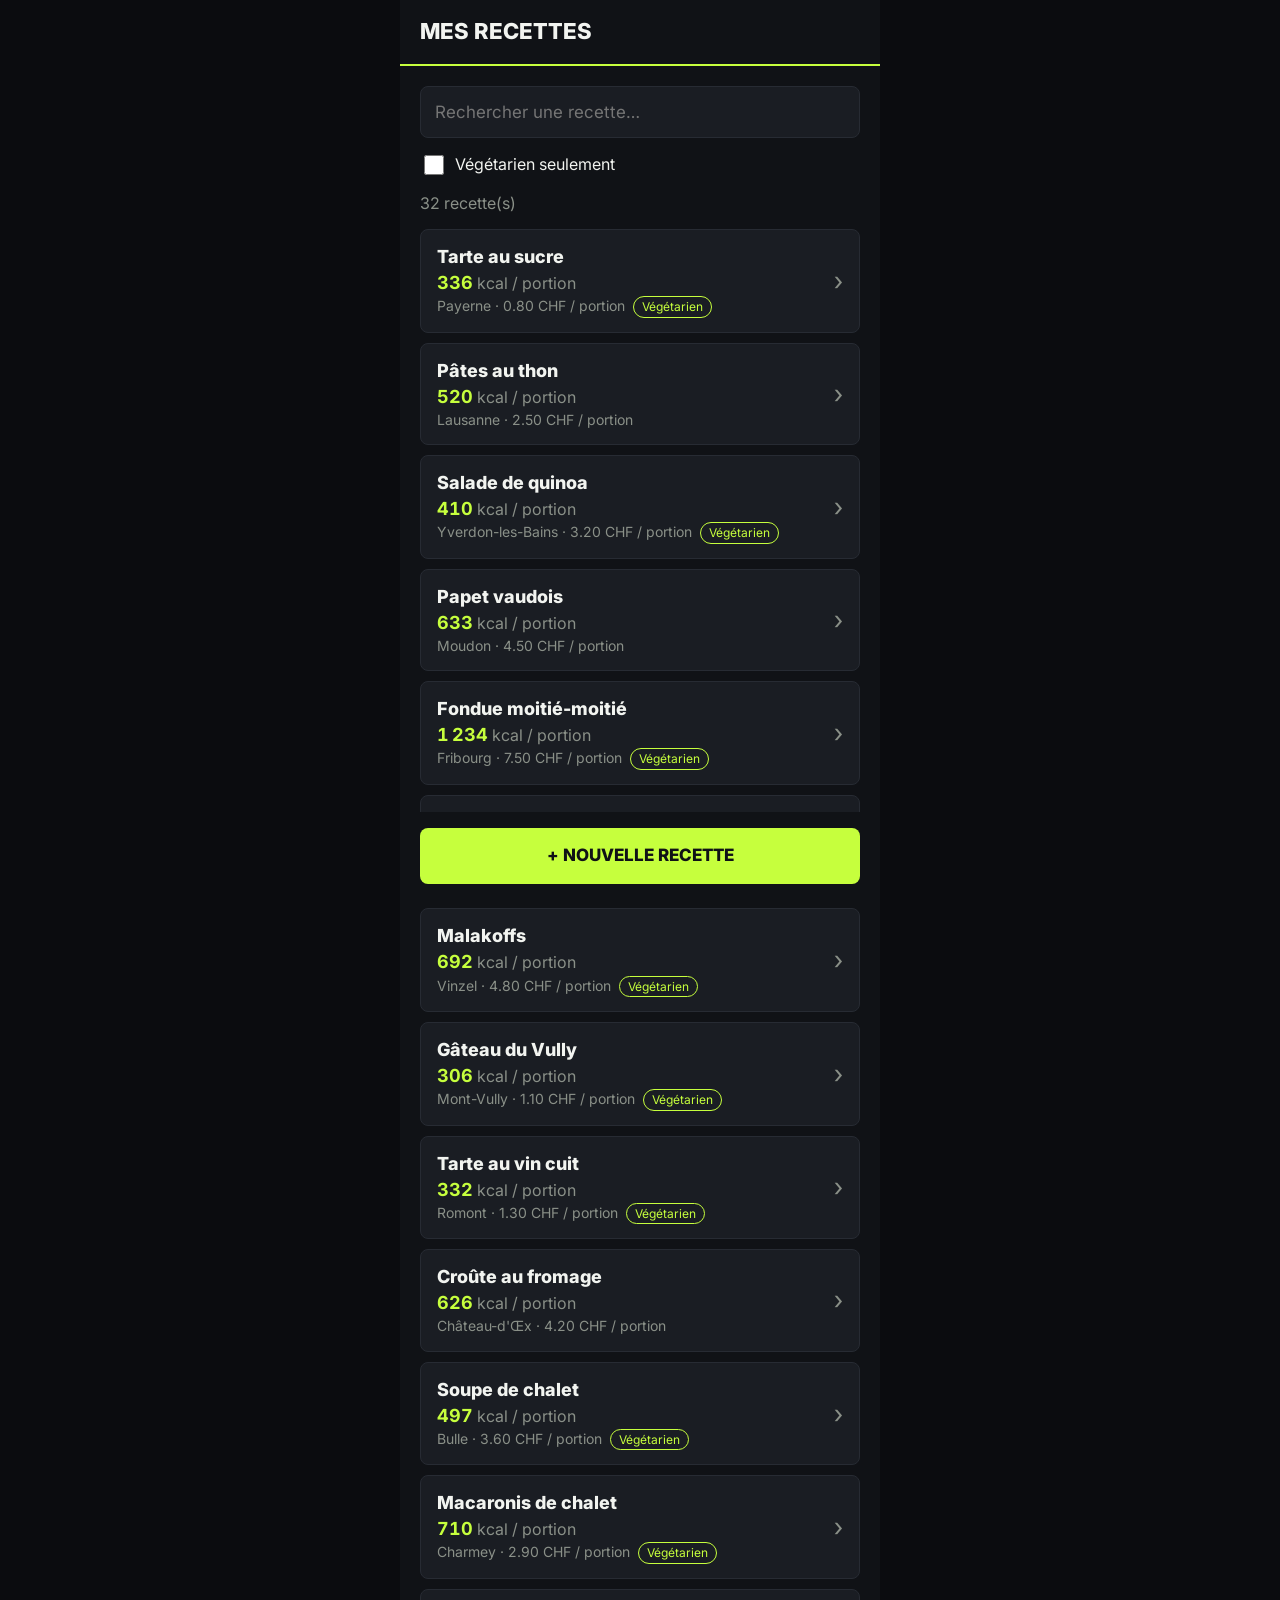
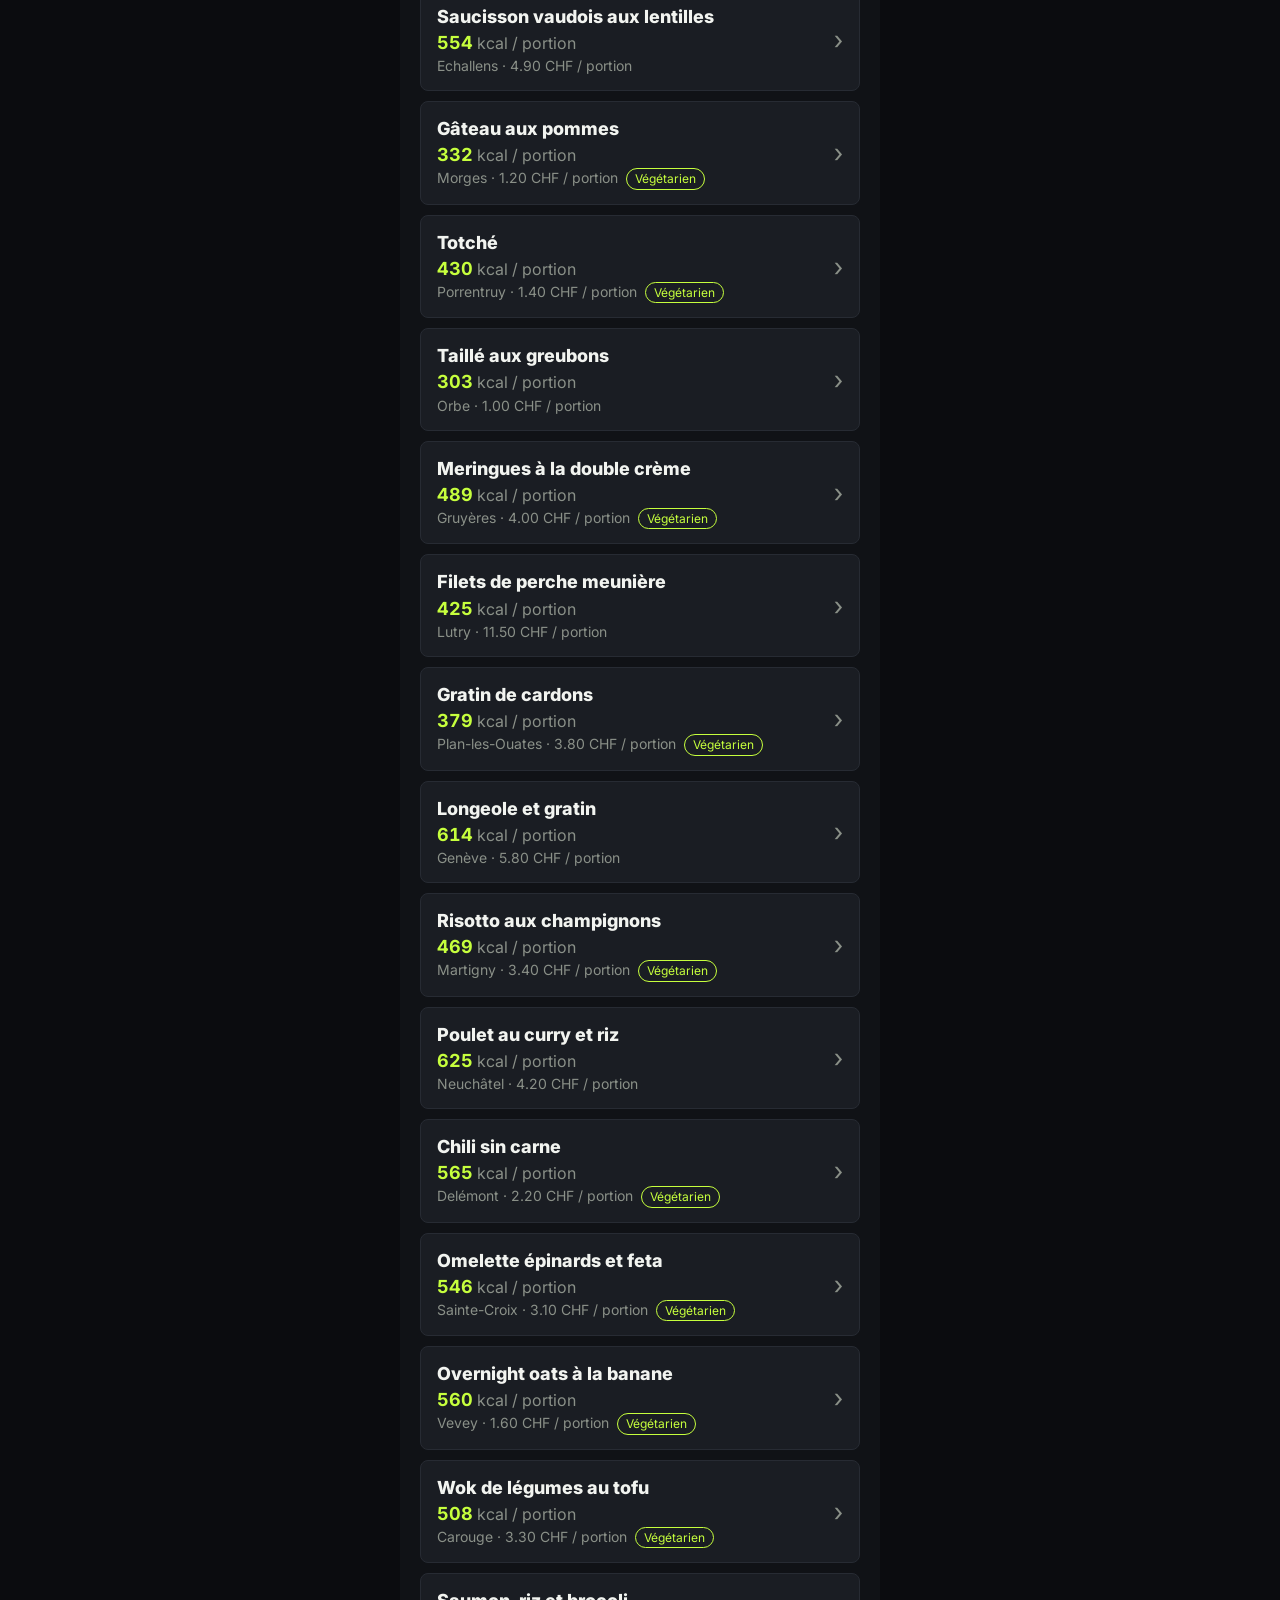
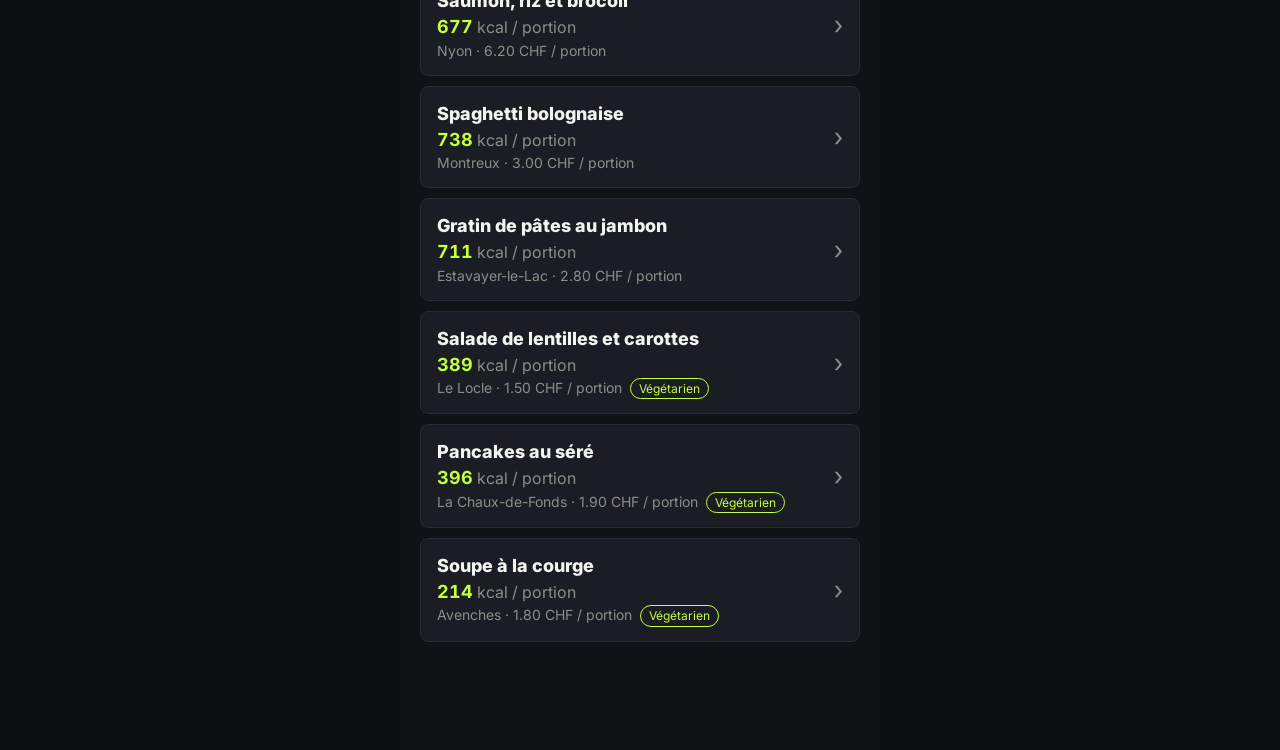
<file: index.html>
<!DOCTYPE html>
<html lang="fr">
<head>
  <meta charset="utf-8">
  <meta name="viewport" content="width=device-width, initial-scale=1">
  <title>Ponson Cuisson</title>
  <link rel="preconnect" href="https://fonts.googleapis.com">
  <link rel="preconnect" href="https://fonts.gstatic.com" crossorigin>
  <link href="https://fonts.googleapis.com/css2?family=Inter:wght@400;500;700;800&display=swap" rel="stylesheet">
  <link rel="stylesheet" href="style.css">
</head>
<body>
  <div class="app">

    <!-- ===================== Écran 1 : Liste des recettes ===================== -->
    <section id="ecran-liste" class="ecran">
      <header class="entete">
        <h1>Mes recettes</h1>
      </header>

      <main class="contenu">
        <input id="recherche" class="champ" type="search" placeholder="Rechercher une recette…" aria-label="Rechercher une recette">

        <label class="case">
          <input id="filtre-vegetarien" type="checkbox"> Végétarien seulement
        </label>

        <p id="compteur" class="gris"></p>
        <section id="liste-cartes" class="cartes-grille">
          <!-- Les cartes seront injectées ici par app.js -->
        </section>
      </main>

      <footer class="actions">
        <button id="btn-nouvelle" class="bouton" type="button">+ Nouvelle recette</button>
      </footer>
    </section>

    <!-- ===================== Écran 2 : Création / calcul ===================== -->
    <section id="ecran-creation" class="ecran" hidden>
      <header class="entete">
        <button id="btn-annuler" class="retour" type="button" aria-label="Annuler">←</button>
        <h1>Nouvelle recette</h1>
      </header>

      <main class="contenu">
        <label class="etiquette" for="nom">Nom</label>
        <input id="nom" class="champ" type="text" maxlength="60" placeholder="Ex. Tarte au sucre">
        <p id="erreur-nom" class="erreur" hidden>Donne un nom à la recette.</p>

        <label class="etiquette" for="portions">Portions</label>
        <input id="portions" class="champ champ-court" type="number" min="1" step="1" inputmode="numeric" placeholder="1">
        <p id="erreur-portions" class="erreur" hidden>Indique au moins 1 portion.</p>

        <h2 class="sous-titre">Ingrédients</h2>
        <ul id="liste-ingredients" class="liste"></ul>
        <button id="btn-ajouter" class="bouton-pointille" type="button">+ Ajouter un ingrédient</button>

        <div class="totaux">
          <p class="petit-total">Total du plat <strong id="total-plat">0 kcal</strong></p>
          <p class="grand-total">Par portion <strong id="total-portion">—</strong></p>
        </div>
        <p id="erreur-ingredients" class="erreur">Ajoute au moins un ingrédient.</p>
      </main>

      <footer class="actions">
        <button id="btn-enregistrer" class="bouton" type="button" disabled>Enregistrer</button>
      </footer>
    </section>

    <!-- ===================== Écran 2b : Sélecteur d'ingrédients ===================== -->
    <section id="ecran-ingredient" class="ecran" hidden>
      <header class="entete">
        <button id="btn-retour-ingredient" class="retour" type="button" aria-label="Retour">←</button>
        <h1>Ajouter un ingrédient</h1>
      </header>

      <main class="contenu">
        <!-- Étape 1 : choisir l'ingrédient -->
        <div id="etape-choix">
          <input id="recherche-ingredient" class="champ" type="search" placeholder="Rechercher un ingrédient…" aria-label="Rechercher un ingrédient">
          <ul id="liste-choix" class="liste"></ul>
          <p id="message-choix" class="vide" hidden>Aucun ingrédient trouvé</p>
        </div>

        <!-- Étape 2 : indiquer la quantité -->
        <div id="etape-quantite" hidden>
          <p class="encadre"><strong id="ingredient-choisi"></strong> <span id="ingredient-kcal" class="gris"></span></p>
          <label class="etiquette" for="quantite">Quantité (g)</label>
          <input id="quantite" class="champ champ-quantite" type="number" min="1" inputmode="decimal" placeholder="0">
          <p id="erreur-quantite" class="erreur" hidden>Indique une quantité plus grande que 0.</p>
          <p id="apercu-kcal" class="apercu-kcal"></p>
          <button id="btn-valider" class="bouton" type="button">Valider</button>
        </div>
      </main>
    </section>

    <!-- ===================== Écran 3 : Fiche recette ===================== -->
    <section id="ecran-fiche" class="ecran" hidden>
      <header class="entete">
        <button class="retour btn-liste" type="button" aria-label="Retour à la liste">←</button>
        <h1 id="fiche-titre" class="nom-recette"></h1>
      </header>

      <main class="contenu">
        <div class="bloc-resultat">
          <p><span id="fiche-portion" class="resultat-chiffre"></span> <span class="resultat-unite">kcal</span></p>
          <p class="resultat-label">Par portion</p>
          <p id="fiche-total" class="resultat-total"></p>
        </div>
        <p id="fiche-description"></p>
        <p id="fiche-infos" class="gris"></p>

        <h2 class="sous-titre">Ingrédients</h2>
        <ul id="fiche-ingredients" class="liste"></ul>
        <button id="btn-supprimer" class="lien-danger" type="button" hidden>Supprimer cette recette</button>
      </main>

      <footer class="actions">
        <button id="btn-partager" class="bouton" type="button">Partager la fiche</button>
      </footer>
    </section>

    <!-- ===================== Écran 4 : Partage ===================== -->
    <section id="ecran-partage" class="ecran" hidden>
      <header class="entete">
        <button id="btn-retour-fiche" class="retour" type="button" aria-label="Retour à la fiche">←</button>
        <h1>Partager</h1>
      </header>

      <main class="contenu">
        <div class="encadre">
          <p class="gris petit">Aperçu de la fiche</p>
          <p id="apercu-titre" class="apercu-titre"></p>
          <p><b id="apercu-portion" class="vert"></b> par portion</p>
          <p id="apercu-total" class="gris petit"></p>
        </div>

        <h2 class="sous-titre">Envoyer via</h2>
        <button id="btn-messagerie" class="option" type="button">Messagerie</button>
        <a id="lien-email" class="option" href="#">E-mail</a>
        <button id="btn-copier" class="option" type="button">Copier le texte</button>

        <p id="confirmation" class="confirmation" hidden></p>
      </main>

      <footer class="actions">
        <button class="bouton-contour btn-liste" type="button">Retour à la liste</button>
      </footer>
    </section>

  </div>

  <script src="js/app.js"></script>
</body>
</html>
</file>
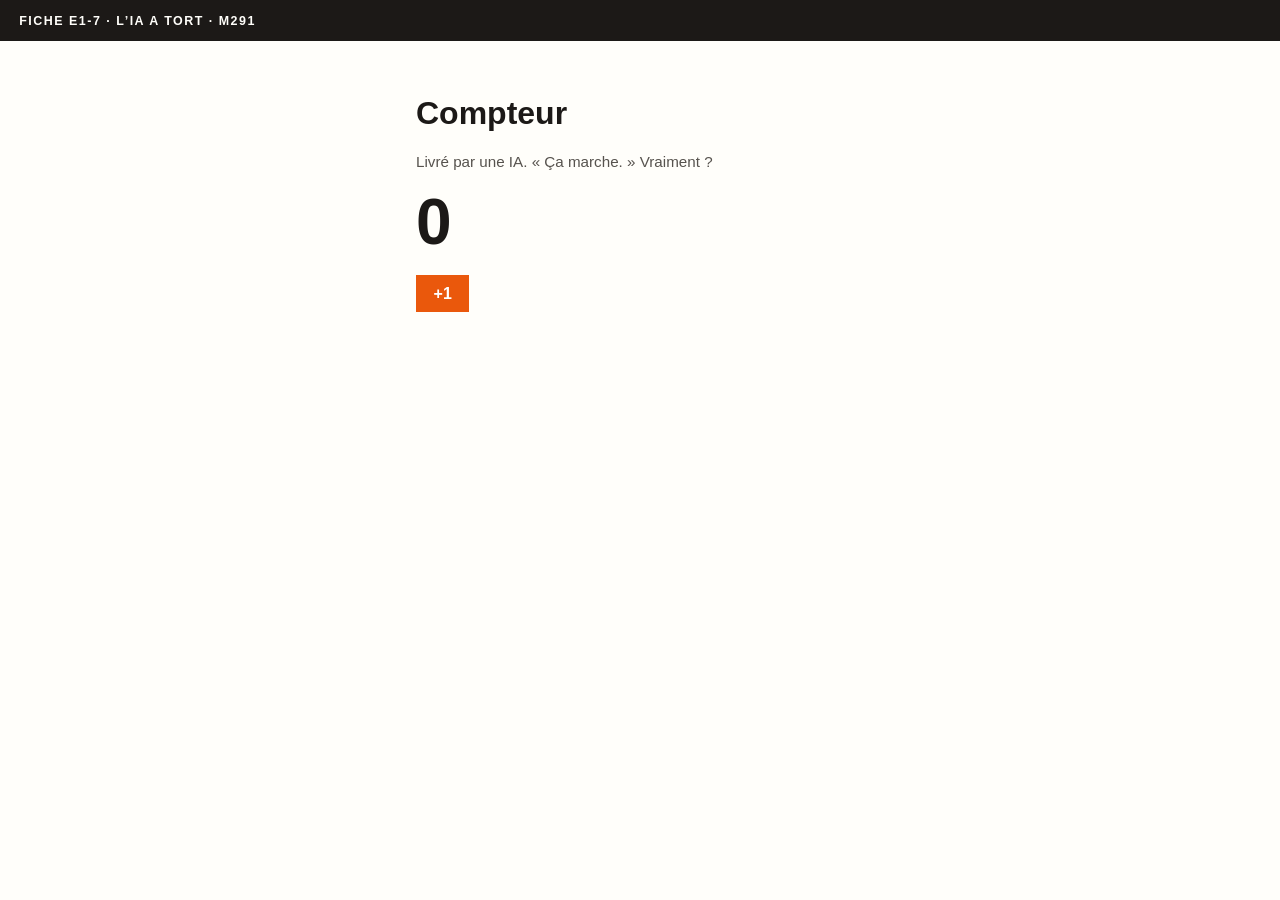
<file: compteur.html>
<!DOCTYPE html>
<html lang="fr">
<head>
  <meta charset="utf-8">
  <meta name="viewport" content="width=device-width, initial-scale=1">
  <title>Compteur — e1-7 (version livrée par l’IA)</title>
  <style>
    body { font-family: Arial, Helvetica, sans-serif; background:#fffefa; color:#1c1917; margin:0; }
    header { background:#1c1917; color:#fffefa; padding:.85rem 1.2rem; letter-spacing:.12em; text-transform:uppercase; font-size:.78rem; font-weight:700; }
    main { max-width: 28rem; margin:0 auto; padding:2rem 1.1rem; }
    .count { font-size: 4rem; font-weight:700; margin:.4rem 0 1rem; }
    button { background:#ea580c; color:#fff; border:0; padding:.6rem 1.1rem; font-size:1rem; font-weight:700; cursor:pointer; }
    .note { color:#57534e; font-size:.95rem; }
  </style>
</head>
<body>
  <header>Fiche e1-7 · L’IA a tort · M291</header>
  <main>
    <h1>Compteur</h1>
    <p class="note">Livré par une IA. « Ça marche. » Vraiment ?</p>
    <p class="count" id="affiche">0</p>
    <button type="button" id="plus">+1</button>
  </main>
  <script>
    // Boîte « n » : le vrai compteur, en mémoire.
    let n = 0;

    const bouton = document.getElementById("plus");
    const affiche = document.getElementById("affiche");

    bouton.addEventListener("click", function () {
      n = n + 1;
      affiche.textContent = n;
      console.log("n vaut maintenant", n);
    });
  </script>
</body>
</html>
</file>
<file: style.css>
/* Ponson Cuisson — style « Énergie » (voir application/design/critique.md) */

/* ---------- Couleurs ---------- */
:root {
  --fond: #101216;
  --carte: #1A1D23;
  --bord: #272B33;
  --vert: #C6FF3D;
  --texte: #F2F4F0;
  --gris: #8A9088;
  --rouge: #FF8A80;
}

/* ---------- Base ---------- */
* { box-sizing: border-box; }

body {
  margin: 0;
  background: #0B0C0F;
  color: var(--texte);
  font-family: "Inter", Arial, sans-serif;
  font-size: 16px;
  line-height: 1.45;
}

h1, h2, p { margin: 0; }
button, input { font: inherit; color: inherit; }
[hidden] { display: none !important; }

/* L'application fait la largeur d'un téléphone, centrée sur ordinateur */
.app {
  max-width: 480px;
  min-height: 100vh;
  margin: 0 auto;
  background: var(--fond);
}

.ecran {
  display: flex;
  flex-direction: column;
  min-height: 100vh;
}

/* ---------- En-tête ---------- */
.entete {
  position: sticky;
  top: 0;
  display: flex;
  align-items: center;
  gap: 12px;
  padding: 16px 20px;
  background: var(--fond);
  border-bottom: 2px solid var(--vert);
}

.entete h1 {
  font-size: 22px;
  font-weight: 800;
  text-transform: uppercase;
}

.entete h1.nom-recette { text-transform: none; }

.retour {
  width: 44px;
  height: 44px;
  margin-left: -10px;
  border: none;
  border-radius: 8px;
  background: none;
  font-size: 24px;
  cursor: pointer;
}

.retour:hover { background: var(--carte); }

/* ---------- Contenu et barre du bas ---------- */
.contenu {
  flex: 1;
  display: flex;
  flex-direction: column;
  gap: 14px;
  padding: 20px;
}

.actions {
  position: sticky;
  bottom: 0;
  padding: 16px 20px;
  background: var(--fond);
}

/* ---------- Boutons ---------- */
.bouton,
.bouton-contour {
  width: 100%;
  min-height: 56px;
  border-radius: 8px;
  font-size: 17px;
  font-weight: 800;
  text-transform: uppercase;
  cursor: pointer;
}

.bouton { border: none; background: var(--vert); color: var(--fond); }
.bouton:disabled { background: var(--bord); color: var(--gris); cursor: not-allowed; }

.bouton-contour { border: 2px solid var(--vert); background: none; color: var(--vert); }

.bouton-pointille {
  min-height: 52px;
  border: 2px dashed var(--vert);
  border-radius: 8px;
  background: none;
  color: var(--vert);
  font-weight: 700;
  cursor: pointer;
}

.lien-danger {
  align-self: flex-start;
  border: none;
  background: none;
  color: var(--rouge);
  text-decoration: underline;
  cursor: pointer;
}

/* ---------- Champs ---------- */
.champ {
  width: 100%;
  min-height: 52px;
  padding: 12px 14px;
  border: 1px solid var(--bord);
  border-radius: 8px;
  background: var(--carte);
  font-size: 17px;
}

.champ:focus { outline: none; border-color: var(--vert); }
.champ.invalide { border-color: var(--rouge); }
.champ-court { max-width: 140px; }
.champ-quantite { max-width: 200px; font-size: 26px; font-weight: 700; }

.etiquette { margin-bottom: -8px; color: var(--gris); font-size: 14px; }
.erreur { color: var(--rouge); font-size: 15px; }

.case { display: flex; align-items: center; gap: 8px; cursor: pointer; }
.case input { width: 20px; height: 20px; accent-color: var(--vert); }

/* ---------- Listes ---------- */
.liste {
  display: flex;
  flex-direction: column;
  gap: 10px;
  margin: 0;
  padding: 0;
  list-style: none;
}

/* Cartes des recettes, injectées par js/app.js dans #liste-cartes */
.cartes-grille {
  display: grid;
  gap: 10px;
}

.carte {
  display: flex;
  justify-content: space-between;
  align-items: center;
  padding: 14px 16px;
  border: 1px solid var(--bord);
  border-radius: 8px;
  background: var(--carte);
  cursor: pointer;
}

.carte:hover,
.carte:focus { border-color: var(--gris); outline: none; }
.carte h3 { margin: 0; font-size: 18px; font-weight: 800; }
.carte p { margin: 0; }
.carte .kcal { color: var(--gris); }
.carte .kcal b { color: var(--vert); font-size: 18px; }
.carte .commune { color: var(--gris); font-size: 14px; }
.carte .fleche { color: var(--gris); font-size: 26px; }

.badge {
  display: inline-block;
  margin-left: 4px;
  padding: 1px 8px;
  border: 1px solid var(--vert);
  border-radius: 999px;
  color: var(--vert);
  font-size: 12px;
}

/* Les 4 états de la liste (fiche e3-3) */
.etat-chargement,
.etat-vide,
.etat-erreur {
  padding: 24px;
  border-radius: 8px;
  text-align: center;
}

.etat-chargement { color: var(--gris); border: 1px solid var(--bord); }
.etat-vide { color: var(--gris); border: 1px dashed var(--bord); }

.etat-erreur {
  display: flex;
  flex-direction: column;
  gap: 10px;
  border: 1px solid var(--rouge);
  background: rgba(255, 138, 128, 0.08);
  text-align: left;
}

.etat-erreur strong { color: var(--rouge); }

@media (prefers-reduced-motion: no-preference) {
  .etat-chargement { animation: pulsation 1.2s ease-in-out infinite; }
  @keyframes pulsation { 50% { opacity: 0.5; } }
}

/* Ligne d'ingrédient (création, sélecteur, fiche) */
.ligne {
  display: flex;
  justify-content: space-between;
  align-items: center;
  gap: 10px;
  min-height: 52px;
  padding: 10px 16px;
  border: 1px solid var(--bord);
  border-radius: 8px;
  background: var(--carte);
}

.ligne .detail { color: var(--gris); white-space: nowrap; }
.ligne .detail b { color: var(--texte); }
.ligne.cliquable { cursor: pointer; }
.ligne.cliquable:hover { border-color: var(--vert); }

.supprimer {
  border: none;
  background: none;
  color: var(--gris);
  font-size: 22px;
  cursor: pointer;
}

.supprimer:hover { color: var(--rouge); }

.vide {
  padding: 24px;
  border: 1px dashed var(--bord);
  border-radius: 8px;
  color: var(--gris);
  text-align: center;
}

/* ---------- Bloc des totaux (création) ---------- */
.totaux {
  padding: 16px 20px;
  border-radius: 8px;
  background: var(--vert);
  color: var(--fond);
}

.totaux p { display: flex; justify-content: space-between; align-items: baseline; }
.grand-total { font-size: 19px; font-weight: 700; }
.grand-total strong { font-size: 32px; font-weight: 800; }

/* ---------- Fiche recette ---------- */
.bloc-resultat {
  padding: 24px 16px;
  border-radius: 8px;
  background: var(--vert);
  color: var(--fond);
  text-align: center;
}

.resultat-chiffre { font-size: 72px; font-weight: 800; line-height: 1; }
.resultat-unite { font-size: 26px; font-weight: 700; }
.resultat-label { margin-top: 6px; text-transform: uppercase; letter-spacing: 3px; }
.resultat-total { margin-top: 8px; font-size: 15px; }

/* ---------- Encadrés (sélecteur, partage) ---------- */
.encadre {
  padding: 16px;
  border: 1px solid var(--bord);
  border-radius: 8px;
  background: var(--carte);
}

.apercu-titre { font-size: 20px; font-weight: 800; }
.apercu-kcal { color: var(--vert); font-size: 22px; font-weight: 800; }

.option {
  display: flex;
  align-items: center;
  min-height: 56px;
  padding: 10px 16px;
  border: 1px solid var(--bord);
  border-radius: 8px;
  background: var(--carte);
  text-align: left;
  text-decoration: none;
  cursor: pointer;
}

.option:hover { border-color: var(--vert); }

.confirmation {
  padding: 16px;
  border-radius: 8px;
  background: var(--vert);
  color: var(--fond);
  font-weight: 800;
  text-align: center;
}

/* ---------- Petits utilitaires ---------- */
.sous-titre { color: var(--gris); font-size: 15px; font-weight: 800; text-transform: uppercase; letter-spacing: 1px; }
.gris { color: var(--gris); }
.vert { color: var(--vert); }
.petit { font-size: 14px; }

/* Les chiffres gardent la même largeur : les totaux ne « sautent » pas */
.kcal, .detail, .totaux, .resultat-chiffre, .apercu-kcal { font-variant-numeric: tabular-nums; }
</file>
